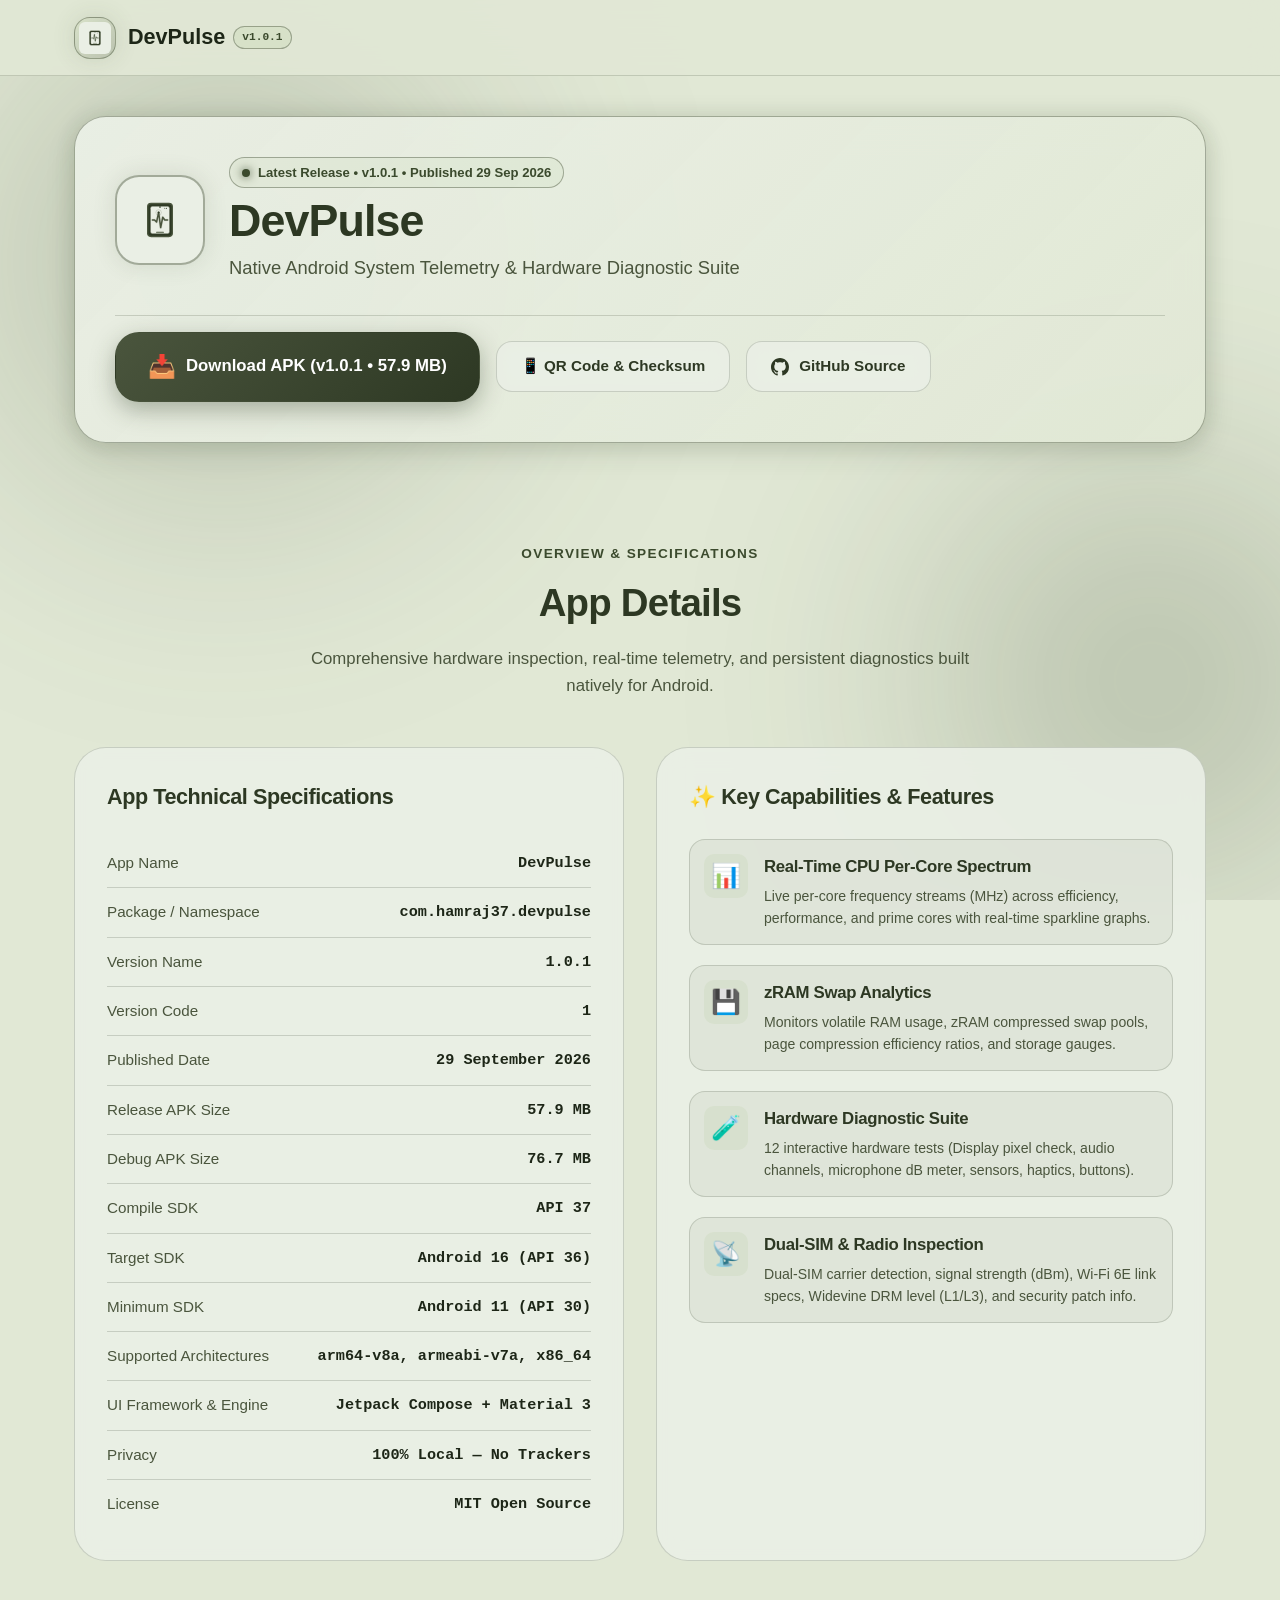
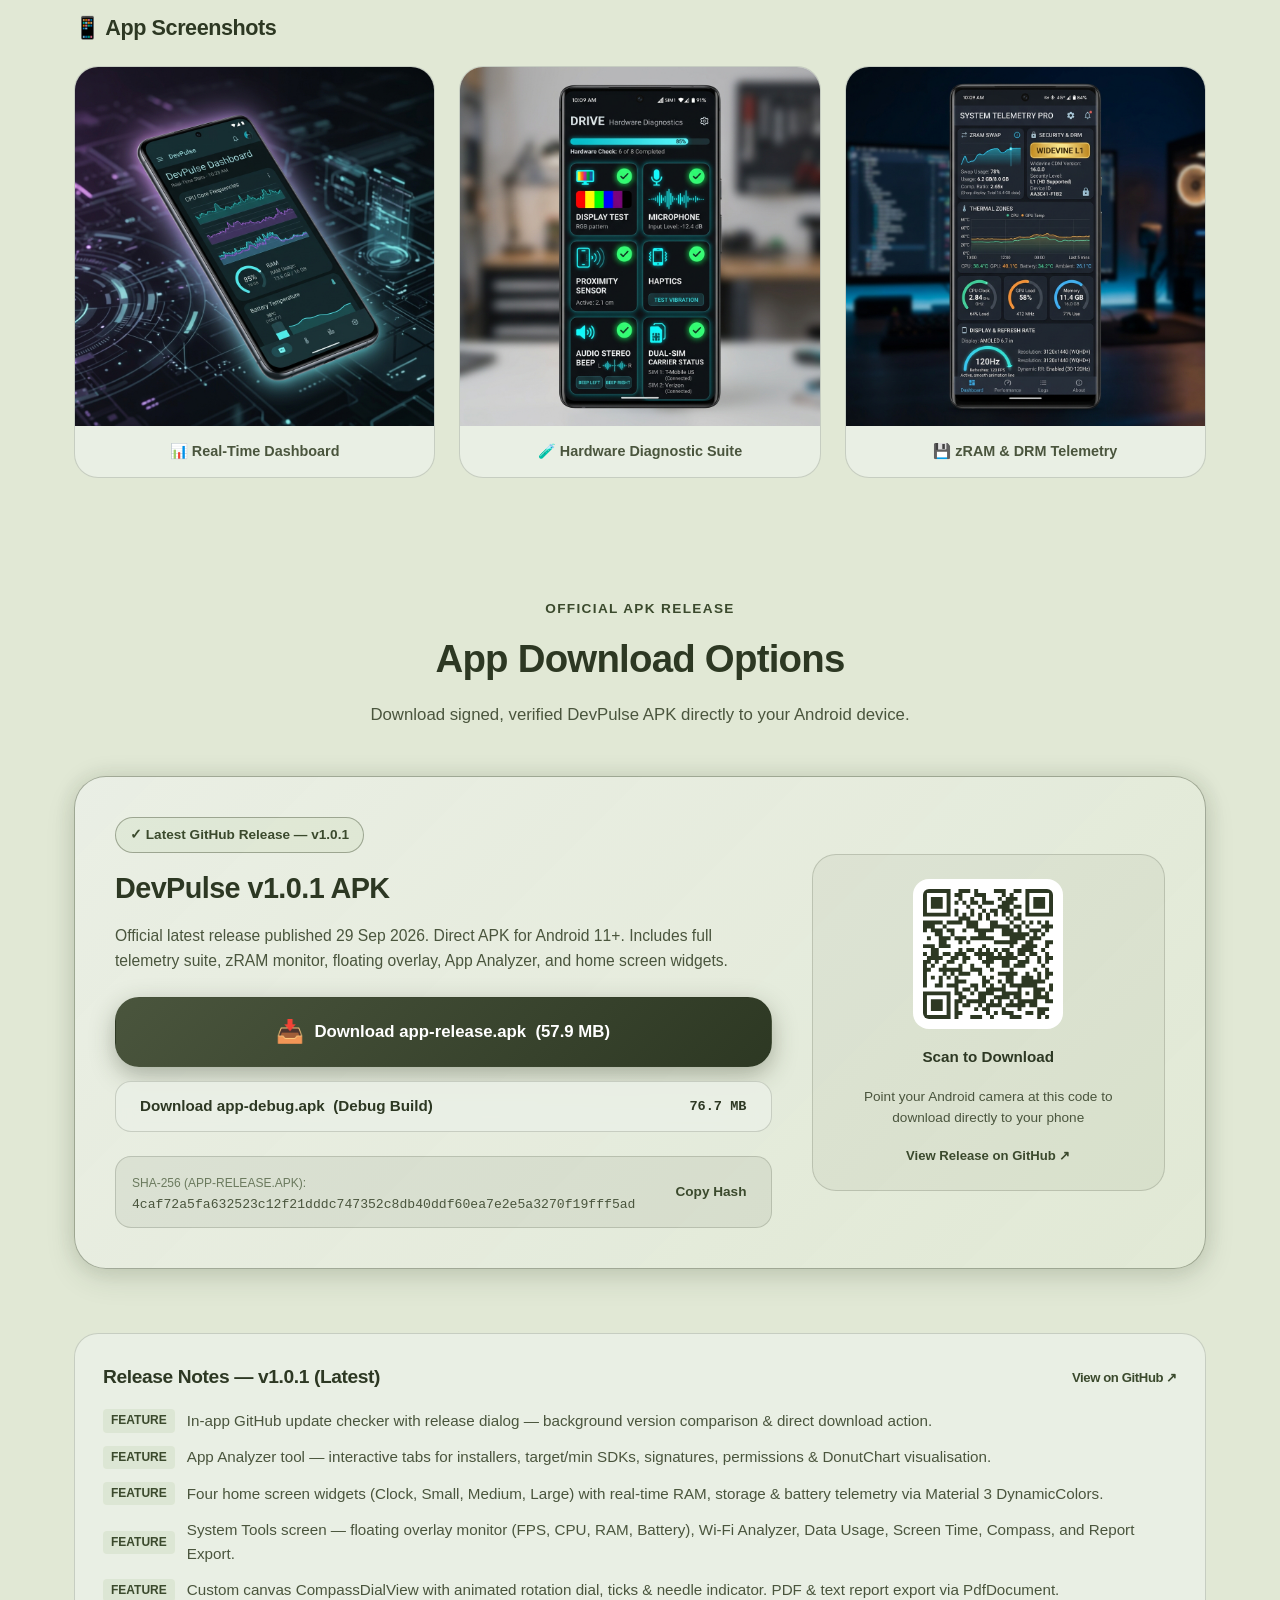
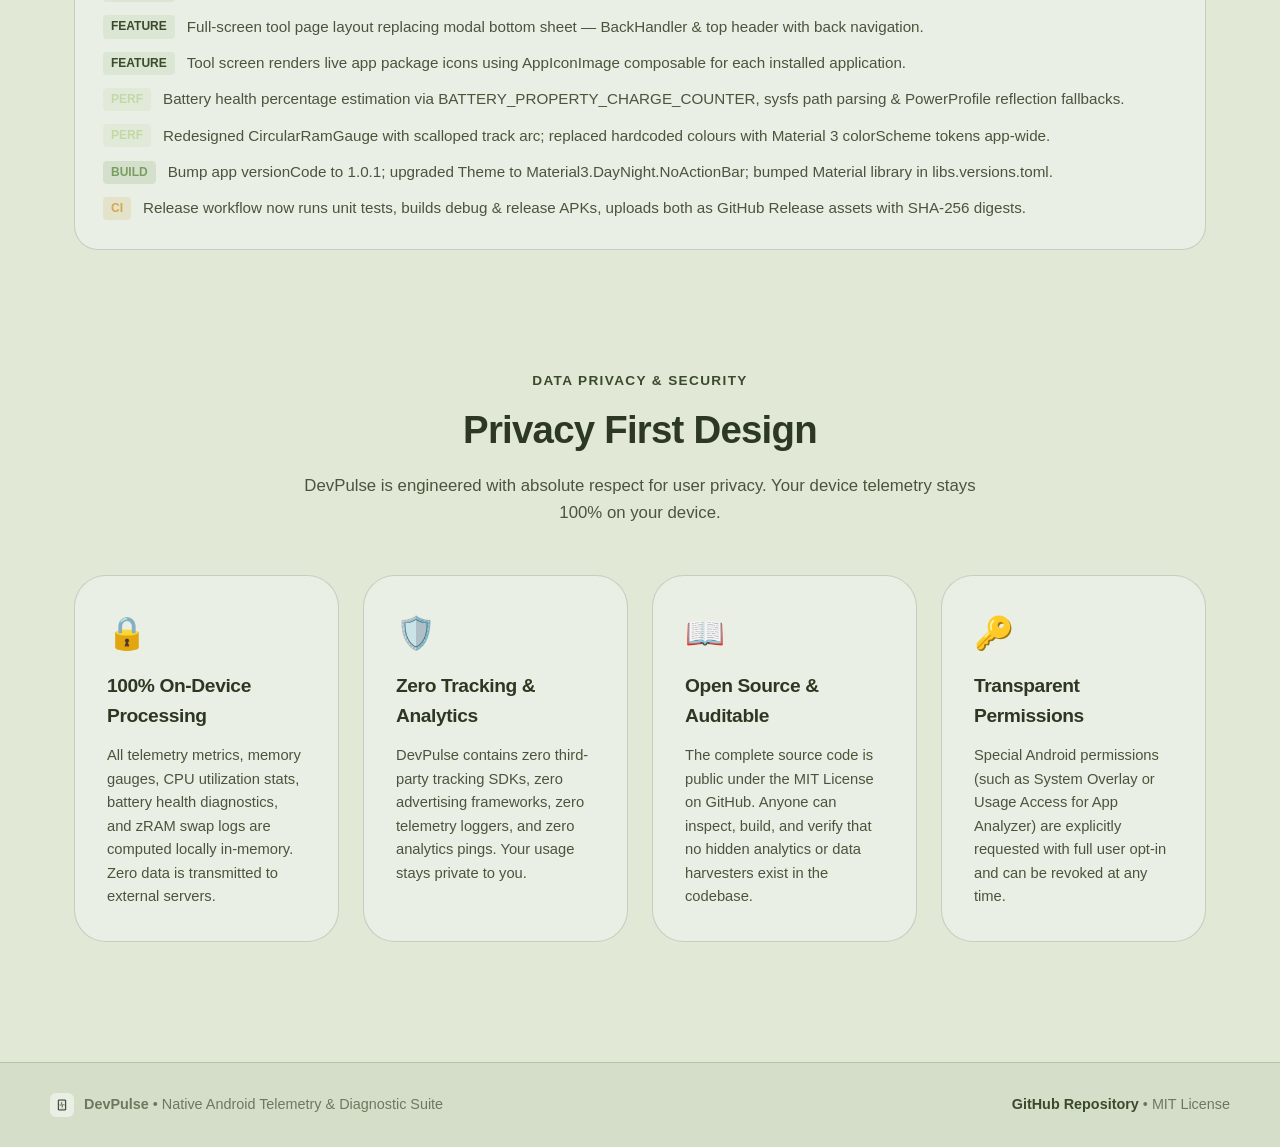
<file: web/index.html>
<!DOCTYPE html>
<html lang="en">
<head>
  <meta charset="UTF-8">
  <meta name="viewport" content="width=device-width, initial-scale=1.0">
  <title>DevPulse ⚡ | App Details & APK Download</title>
  <meta name="description" content="Official App Details and APK Download page for DevPulse - Native Android system telemetry, zRAM swap monitoring, and hardware diagnostic suite.">
  <meta name="theme-color" content="#070913">
  
  <!-- OpenGraph Metadata -->
  <meta property="og:title" content="DevPulse ⚡ - App Details & Download">
  <meta property="og:description" content="Download DevPulse APK v2.4.0. High performance Android hardware telemetry and diagnostic suite built with Jetpack Compose.">
  <meta property="og:type" content="website">
  <meta property="og:image" content="assets/app_icon.png">

  <link rel="icon" type="image/png" href="assets/app_icon.png">
  <link rel="stylesheet" href="styles.css">
</head>
<body class="light-mode">

  <!-- Ambient Glow Background -->
  <div class="bg-ambient-layer" aria-hidden="true">
    <div class="blob blob-1"></div>
    <div class="blob blob-2"></div>
  </div>

  <!-- Header -->
  <header class="navbar" id="mainHeader">
    <div class="nav-container">
      <a href="#" class="brand-logo" id="navBrandLogo">
        <div class="brand-icon-wrapper">
          <img src="assets/ic_launcher_foreground.svg" alt="DevPulse Logo" class="brand-icon-img">
        </div>
        <span class="brand-name">DevPulse <span class="brand-badge">v1.0.1</span></span>
      </a>
    </div>
  </header>

  <main>
    <!-- Hero Header Card -->
    <section class="hero-section" id="hero">
      <div class="hero-card">
        <div class="hero-app-header">
          <img src="assets/ic_launcher_foreground.svg" alt="DevPulse App Icon" class="hero-app-icon">
          <div class="hero-app-info">
            <div class="release-pill">
              <span class="release-pulse"></span>
              <span class="release-text">Latest Release • v1.0.1 • Published 29 Sep 2026</span>
            </div>
            <h1 class="hero-app-title">DevPulse</h1>
            <p class="hero-app-tagline">Native Android System Telemetry & Hardware Diagnostic Suite</p>
          </div>
        </div>

        <div class="hero-download-bar">
          <a href="https://github.com/Hamraj37/DevPulse/releases/download/v1.0.1/app-release.apk" class="btn btn-primary btn-large" id="mainDownloadBtn" download="DevPulse-v1.0.1-release.apk">
            <span style="font-size:1.4rem;">📥</span> Download APK (v1.0.1 • 57.9 MB)
          </a>
          <a href="#app-download" class="btn btn-secondary" id="qrOptionBtn">
            <span>📱 QR Code & Checksum</span>
          </a>
          <a href="https://github.com/Hamraj37/DevPulse" target="_blank" rel="noopener" class="btn btn-secondary" id="githubLinkBtn">
            <svg width="18" height="18" viewBox="0 0 24 24" fill="currentColor"><path d="M12 0C5.37 0 0 5.37 0 12c0 5.31 3.435 9.795 8.205 11.385.6.105.825-.255.825-.57 0-.285-.015-1.23-.015-2.235-3.015.555-3.795-.735-4.035-1.41-.135-.345-.72-1.41-1.23-1.695-.42-.225-1.02-.78-.015-.795.945-.015 1.62.87 1.845 1.23 1.08 1.815 2.805 1.305 3.495.99.105-.78.42-1.305.765-1.605-2.67-.3-5.46-1.335-5.46-5.925 0-1.305.465-2.385 1.23-3.225-.12-.3-.54-1.53.12-3.18 0 0 1.005-.315 3.3 1.23.96-.27 1.98-.405 3-.405s2.04.135 3 .405c2.295-1.56 3.3-1.23 3.3-1.23.66 1.65.24 2.88.12 3.18.765.84 1.23 1.905 1.23 3.225 0 4.605-2.805 5.625-5.475 5.925.435.375.81 1.095.81 2.22 0 1.605-.015 2.895-.015 3.3 0 .315.225.69.825.57A12.02 12.02 0 0024 12c0-6.63-5.37-12-12-12z"/></svg>
            <span>GitHub Source</span>
          </a>
        </div>
      </div>
    </section>

    <!-- SECTION 1: APP DETAILS -->
    <section class="section" id="app-details">
      <div class="section-header">
        <span class="section-tag">OVERVIEW & SPECIFICATIONS</span>
        <h2 class="section-title">App Details</h2>
        <p class="section-subtitle">Comprehensive hardware inspection, real-time telemetry, and persistent diagnostics built natively for Android.</p>
      </div>

      <!-- Details Summary & Spec Grid -->
      <div class="details-grid">
        <!-- Technical Specifications Table -->
        <div class="specs-table-card">
          <h3 class="card-title">App Technical Specifications</h3>
          
          <div class="spec-row">
            <span class="spec-key">App Name</span>
            <span class="spec-val">DevPulse</span>
          </div>
          <div class="spec-row">
            <span class="spec-key">Package / Namespace</span>
            <span class="spec-val">com.hamraj37.devpulse</span>
          </div>
          <div class="spec-row">
            <span class="spec-key">Version Name</span>
            <span class="spec-val">1.0.1</span>
          </div>
          <div class="spec-row">
            <span class="spec-key">Version Code</span>
            <span class="spec-val">1</span>
          </div>
          <div class="spec-row">
            <span class="spec-key">Published Date</span>
            <span class="spec-val">29 September 2026</span>
          </div>
          <div class="spec-row">
            <span class="spec-key">Release APK Size</span>
            <span class="spec-val">57.9 MB</span>
          </div>
          <div class="spec-row">
            <span class="spec-key">Debug APK Size</span>
            <span class="spec-val">76.7 MB</span>
          </div>
          <div class="spec-row">
            <span class="spec-key">Compile SDK</span>
            <span class="spec-val">API 37</span>
          </div>
          <div class="spec-row">
            <span class="spec-key">Target SDK</span>
            <span class="spec-val">Android 16 (API 36)</span>
          </div>
          <div class="spec-row">
            <span class="spec-key">Minimum SDK</span>
            <span class="spec-val">Android 11 (API 30)</span>
          </div>
          <div class="spec-row">
            <span class="spec-key">Supported Architectures</span>
            <span class="spec-val">arm64-v8a, armeabi-v7a, x86_64</span>
          </div>
          <div class="spec-row">
            <span class="spec-key">UI Framework & Engine</span>
            <span class="spec-val">Jetpack Compose + Material 3</span>
          </div>
          <div class="spec-row">
            <span class="spec-key">Privacy</span>
            <span class="spec-val">100% Local &mdash; No Trackers</span>
          </div>
          <div class="spec-row">
            <span class="spec-key">License</span>
            <span class="spec-val">MIT Open Source</span>
          </div>
        </div>

        <!-- Key Feature Highlights -->
        <div class="features-summary-card">
          <h3 class="card-title">✨ Key Capabilities & Features</h3>
          <div class="feature-item-list">
            <div class="feat-box">
              <div class="feat-icon">📊</div>
              <div>
                <h4>Real-Time CPU Per-Core Spectrum</h4>
                <p>Live per-core frequency streams (MHz) across efficiency, performance, and prime cores with real-time sparkline graphs.</p>
              </div>
            </div>

            <div class="feat-box">
              <div class="feat-icon">💾</div>
              <div>
                <h4>zRAM Swap Analytics</h4>
                <p>Monitors volatile RAM usage, zRAM compressed swap pools, page compression efficiency ratios, and storage gauges.</p>
              </div>
            </div>

            <div class="feat-box">
              <div class="feat-icon">🧪</div>
              <div>
                <h4>Hardware Diagnostic Suite</h4>
                <p>12 interactive hardware tests (Display pixel check, audio channels, microphone dB meter, sensors, haptics, buttons).</p>
              </div>
            </div>

            <div class="feat-box">
              <div class="feat-icon">📡</div>
              <div>
                <h4>Dual-SIM & Radio Inspection</h4>
                <p>Dual-SIM carrier detection, signal strength (dBm), Wi-Fi 6E link specs, Widevine DRM level (L1/L3), and security patch info.</p>
              </div>
            </div>
          </div>
        </div>
      </div>

      <!-- App Screenshots Gallery -->
      <div class="screenshots-container" id="screenshots" style="margin-top: 50px;">
        <h3 class="card-title" style="margin-bottom: 20px;">📱 App Screenshots</h3>
        <div class="screenshots-grid">
          <div class="shot-card">
            <img src="assets/hero_mockup.png" alt="DevPulse Real-Time Telemetry Dashboard" class="shot-img">
            <div class="shot-caption">📊 Real-Time Dashboard</div>
          </div>

          <div class="shot-card">
            <img src="assets/diagnostic_mockup.png" alt="Hardware Diagnostic Suite Screen" class="shot-img">
            <div class="shot-caption">🧪 Hardware Diagnostic Suite</div>
          </div>

          <div class="shot-card">
            <img src="assets/telemetry_mockup.png" alt="zRAM Swap & Widevine DRM Telemetry" class="shot-img">
            <div class="shot-caption">💾 zRAM & DRM Telemetry</div>
          </div>
        </div>
      </div>
    </section>

    <!-- SECTION 2: APP DOWNLOAD OPTION -->
    <section class="section" id="app-download">
      <div class="section-header">
        <span class="section-tag">OFFICIAL APK RELEASE</span>
        <h2 class="section-title">App Download Options</h2>
        <p class="section-subtitle">Download signed, verified DevPulse APK directly to your Android device.</p>
      </div>

      <div class="download-container">
        <!-- Main Download Hub Card -->
        <div class="download-card">

          <!-- Left: Info + Download buttons (direct grid child) -->
          <div>
            <div class="download-badge-tag">&#10003; Latest GitHub Release &mdash; v1.0.1</div>

            <h3 style="font-size: 1.8rem; margin: 12px 0;">DevPulse v1.0.1 APK</h3>
            <p style="color: var(--text-muted); font-size: 0.98rem; margin-bottom: 24px;">
              Official latest release published 29 Sep 2026. Direct APK for Android 11+. Includes full telemetry suite, zRAM monitor, floating overlay, App Analyzer, and home screen widgets.
            </p>

            <div style="display:flex; flex-direction:column; gap:14px; margin-bottom:24px;">
              <!-- Release APK (Primary) -->
              <a href="https://github.com/Hamraj37/DevPulse/releases/download/v1.0.1/app-release.apk" class="btn btn-primary btn-large" id="downloadDirectBtn" download="DevPulse-v1.0.1-release.apk">
                <span style="font-size: 1.4rem;">&#128229;</span> Download app-release.apk &nbsp;(57.9 MB)
              </a>

              <!-- Debug APK (Secondary) -->
              <a href="https://github.com/Hamraj37/DevPulse/releases/download/v1.0.1/app-debug.apk" class="btn btn-secondary" style="justify-content:space-between;" download="DevPulse-v1.0.1-debug.apk">
                <span>Download app-debug.apk &nbsp;(Debug Build)</span>
                <span class="mono" style="font-size:0.85rem;">76.7 MB</span>
              </a>
            </div>

            <!-- SHA-256 Checksum -->
            <div class="checksum-box">
              <div>
                <span style="font-size: 0.75rem; color: var(--text-dim); text-transform: uppercase;">SHA-256 (app-release.apk):</span>
                <div class="checksum-text" id="hashVal">4caf72a5fa632523c12f21dddc747352c8db40ddf60ea7e2e5a3270f19fff5ad</div>
              </div>
              <button class="copy-btn" id="copyHashBtn">Copy Hash</button>
            </div>
          </div>

          <!-- Right: QR Code Box (direct grid child) -->
          <div class="qr-download-box">
            <img src="assets/qr_code.svg" alt="DevPulse v1.0.1 Release APK QR Code" class="qr-svg">
            <span style="font-size:0.95rem; font-weight:700; color:var(--text-main);">Scan to Download</span>
            <span class="qr-caption">Point your Android camera at this code to download directly to your phone</span>
            <a href="https://github.com/Hamraj37/DevPulse/releases/tag/v1.0.1" target="_blank" rel="noopener" style="font-size:0.82rem; color:var(--primary-green); text-decoration:none; font-weight:600;">View Release on GitHub &#8599;</a>
          </div>
        </div>

        <!-- Release Notes Section -->
        <div class="release-notes-box" style="margin-top: 32px;">
          <h3 style="font-size: 1.2rem; margin-bottom: 16px; display:flex; align-items:center; gap:8px;">
            <span>Release Notes &mdash; v1.0.1 (Latest)</span>
            <a href="https://github.com/Hamraj37/DevPulse/releases/tag/v1.0.1" target="_blank" rel="noopener" style="font-size:0.82rem; font-weight:600; color:var(--primary-green); text-decoration:none; margin-left:auto;">View on GitHub &#8599;</a>
          </h3>
          <ul class="changelog-list">
            <li>
              <span class="changelog-tag tag-feat">Feature</span>
              <span>In-app GitHub update checker with release dialog &mdash; background version comparison &amp; direct download action.</span>
            </li>
            <li>
              <span class="changelog-tag tag-feat">Feature</span>
              <span>App Analyzer tool &mdash; interactive tabs for installers, target/min SDKs, signatures, permissions &amp; DonutChart visualisation.</span>
            </li>
            <li>
              <span class="changelog-tag tag-feat">Feature</span>
              <span>Four home screen widgets (Clock, Small, Medium, Large) with real-time RAM, storage &amp; battery telemetry via Material 3 DynamicColors.</span>
            </li>
            <li>
              <span class="changelog-tag tag-feat">Feature</span>
              <span>System Tools screen &mdash; floating overlay monitor (FPS, CPU, RAM, Battery), Wi-Fi Analyzer, Data Usage, Screen Time, Compass, and Report Export.</span>
            </li>
            <li>
              <span class="changelog-tag tag-feat">Feature</span>
              <span>Custom canvas CompassDialView with animated rotation dial, ticks &amp; needle indicator. PDF &amp; text report export via PdfDocument.</span>
            </li>
            <li>
              <span class="changelog-tag tag-feat">Feature</span>
              <span>Full-screen tool page layout replacing modal bottom sheet &mdash; BackHandler &amp; top header with back navigation.</span>
            </li>
            <li>
              <span class="changelog-tag tag-feat">Feature</span>
              <span>Tool screen renders live app package icons using AppIconImage composable for each installed application.</span>
            </li>
            <li>
              <span class="changelog-tag tag-perf">Perf</span>
              <span>Battery health percentage estimation via BATTERY_PROPERTY_CHARGE_COUNTER, sysfs path parsing &amp; PowerProfile reflection fallbacks.</span>
            </li>
            <li>
              <span class="changelog-tag tag-perf">Perf</span>
              <span>Redesigned CircularRamGauge with scalloped track arc; replaced hardcoded colours with Material 3 colorScheme tokens app-wide.</span>
            </li>
            <li>
              <span class="changelog-tag tag-build">Build</span>
              <span>Bump app versionCode to 1.0.1; upgraded Theme to Material3.DayNight.NoActionBar; bumped Material library in libs.versions.toml.</span>
            </li>
            <li>
              <span class="changelog-tag tag-ci">CI</span>
              <span>Release workflow now runs unit tests, builds debug &amp; release APKs, uploads both as GitHub Release assets with SHA-256 digests.</span>
            </li>
          </ul>
        </div>
      </div>
    </section>

    <!-- SECTION 3: PRIVACY & DATA SECURITY -->
    <section class="section" id="privacy">
      <div class="section-header">
        <span class="section-tag">DATA PRIVACY &amp; SECURITY</span>
        <h2 class="section-title">Privacy First Design</h2>
        <p class="section-subtitle">DevPulse is engineered with absolute respect for user privacy. Your device telemetry stays 100% on your device.</p>
      </div>

      <div class="details-grid" style="grid-template-columns: repeat(auto-fit, minmax(260px, 1fr)); gap: 24px;">
        <div class="specs-table-card" style="display:flex; flex-direction:column; gap:12px;">
          <div style="font-size:2rem; color:var(--primary-green);">🔒</div>
          <h3 style="font-size:1.2rem; font-weight:700;">100% On-Device Processing</h3>
          <p style="font-size:0.92rem; color:var(--text-muted); line-height:1.6;">
            All telemetry metrics, memory gauges, CPU utilization stats, battery health diagnostics, and zRAM swap logs are computed locally in-memory. Zero data is transmitted to external servers.
          </p>
        </div>

        <div class="specs-table-card" style="display:flex; flex-direction:column; gap:12px;">
          <div style="font-size:2rem; color:var(--primary-green);">🛡️</div>
          <h3 style="font-size:1.2rem; font-weight:700;">Zero Tracking &amp; Analytics</h3>
          <p style="font-size:0.92rem; color:var(--text-muted); line-height:1.6;">
            DevPulse contains zero third-party tracking SDKs, zero advertising frameworks, zero telemetry loggers, and zero analytics pings. Your usage stays private to you.
          </p>
        </div>

        <div class="specs-table-card" style="display:flex; flex-direction:column; gap:12px;">
          <div style="font-size:2rem; color:var(--primary-green);">📖</div>
          <h3 style="font-size:1.2rem; font-weight:700;">Open Source &amp; Auditable</h3>
          <p style="font-size:0.92rem; color:var(--text-muted); line-height:1.6;">
            The complete source code is public under the MIT License on GitHub. Anyone can inspect, build, and verify that no hidden analytics or data harvesters exist in the codebase.
          </p>
        </div>

        <div class="specs-table-card" style="display:flex; flex-direction:column; gap:12px;">
          <div style="font-size:2rem; color:var(--primary-green);">🔑</div>
          <h3 style="font-size:1.2rem; font-weight:700;">Transparent Permissions</h3>
          <p style="font-size:0.92rem; color:var(--text-muted); line-height:1.6;">
            Special Android permissions (such as System Overlay or Usage Access for App Analyzer) are explicitly requested with full user opt-in and can be revoked at any time.
          </p>
        </div>
      </div>
    </section>
  </main>

  <!-- Footer -->
  <footer class="footer">
    <div class="footer-bottom">
      <div style="display:flex; align-items:center; gap:10px;">
        <img src="assets/ic_launcher_foreground.svg" alt="DevPulse Footer Logo" style="width:24px; height:24px; border-radius:6px; background:#EAEFE5;">
        <span><strong>DevPulse</strong> &bull; Native Android Telemetry &amp; Diagnostic Suite</span>
      </div>
      <div>
        <a href="https://github.com/Hamraj37/DevPulse" target="_blank" rel="noopener" style="color:var(--primary-green); text-decoration:none; font-weight:600;">GitHub Repository</a> &bull; MIT License
      </div>
    </div>
  </footer>

  <script src="app.js"></script>
</body>
</html>
</file>
<file: web/styles.css>
/* ==========================================================================
   Monet Palette — sourced directly from:
     ic_launcher_background.xml  →  #E1E8D5  (Monet bg container)
     ic_launcher_foreground.xml  →  #EAEFE5  (Monet surface / display panel)
                                 →  #2D3823  (Monet primary dark olive)
                                 →  #4A553D  (Monet primary variant olive)
   ========================================================================== */
:root {
  /* ── Backgrounds (dark mode) ──────────────────────────────────────────── */
  --bg-dark:            #0c1109;               /* darkened from #2D3823     */
  --bg-card:            rgba(26, 34, 16, 0.8); /* dark olive glass card     */
  --bg-card-hover:      rgba(36, 46, 24, 0.9); /* hover dark olive          */

  /* ── Monet Core Tokens (exact from XML) ────────────────────────────────── */
  --monet-primary:      #4A553D;               /* olive primary variant     */
  --monet-primary-dark: #2D3823;               /* dark olive body frame     */
  --monet-surface:      #EAEFE5;               /* display panel / surface   */
  --monet-container:    #E1E8D5;               /* bg container              */

  /* ── Web-amplified Monet accents ────────────────────────────────────────── */
  --primary-green:      #a8c48a;               /* lightened olive for dark  */
  --primary-glow:       rgba(168, 196, 138, 0.35);
  --accent-sage:        #7a9e5f;               /* mid-tone sage             */
  --accent-moss:        #4A553D;               /* exact Monet variant       */
  --accent-olive:       #2D3823;               /* exact Monet primary       */
  --accent-mint:        #c4d8a6;               /* light Monet highlight     */
  --accent-amber:       #d4a851;               /* warm amber complement     */
  --accent-rose:        #c4695a;               /* terracotta complement     */

  /* ── Borders ────────────────────────────────────────────────────────────── */
  --border-light:       rgba(74, 85, 61, 0.25);  /* Monet variant @ 25%    */
  --border-primary:     rgba(168, 196, 138, 0.4);/* amplified olive border  */

  /* ── Typography ─────────────────────────────────────────────────────────── */
  --text-main:          #E1E8D5;               /* Monet container = on-dark */
  --text-muted:         #a8b89a;               /* muted sage tone           */
  --text-dim:           #6b7a5e;               /* dim olive                 */

  /* ── Fonts ───────────────────────────────────────────────────────────────── */
  --font-sans: 'Outfit', -apple-system, BlinkMacSystemFont, 'Segoe UI', Roboto, sans-serif;
  --font-mono: 'JetBrains Mono', monospace;

  /* ── Motion ─────────────────────────────────────────────────────────────── */
  --transition-fast:    0.2s cubic-bezier(0.4, 0, 0.2, 1);
  --transition-normal:  0.35s cubic-bezier(0.16, 1, 0.3, 1);

  /* ── Shadows / Glows ─────────────────────────────────────────────────────── */
  --glow-primary:       0 0 28px rgba(168, 196, 138, 0.28);
  --card-shadow:        0 16px 40px -10px rgba(0, 0, 0, 0.55);

  /* ── Layout ──────────────────────────────────────────────────────────────── */
  --max-width:          1180px;
  --header-height:      76px;
  --radius-sm:          8px;
  --radius-md:          16px;
  --radius-lg:          24px;
  --radius-xl:          32px;
}

/* ── Light mode — uses Monet surface & container directly ────────────────── */
body.light-mode {
  --bg-dark:          #E1E8D5;                    /* Monet bg container        */
  --bg-card:          rgba(234, 239, 229, 0.92);  /* Monet surface panel       */
  --bg-card-hover:    rgba(234, 239, 229, 0.98);
  --border-light:     rgba(45, 56, 35, 0.18);
  --border-primary:   rgba(74, 85, 61, 0.45);
  --text-main:        #2D3823;                    /* Monet primary dark olive  */
  --text-muted:       #4A553D;                    /* Monet variant olive       */
  --text-dim:         #6b7a5e;
  --monet-container:  #1d2617;                    /* dark contrast for spec vals */
  --card-shadow:      0 10px 30px rgba(45, 56, 35, 0.12);
  --primary-green:    #3b4a2d;
  --primary-glow:     rgba(74, 85, 61, 0.2);
  --glow-primary:     0 0 22px rgba(74, 85, 61, 0.15);
}

body.light-mode .navbar {
  background: rgba(225, 232, 213, 0.92);
}

body.light-mode .hero-card,
body.light-mode .download-card {
  background: linear-gradient(135deg, rgba(234, 239, 229, 0.96), rgba(225, 232, 213, 0.92));
}

body.light-mode .checksum-box {
  background: rgba(45, 56, 35, 0.07);
}

body.light-mode .qr-download-box {
  background: rgba(45, 56, 35, 0.05);
}

body.light-mode .feat-box {
  background: rgba(45, 56, 35, 0.05);
}

body.light-mode .footer {
  background: #d5dec8;
}

*, *::before, *::after {
  box-sizing: border-box;
  margin: 0;
  padding: 0;
}

html {
  scroll-behavior: smooth;
  font-size: 16px;
}

body {
  font-family: var(--font-sans);
  background-color: var(--bg-dark);
  color: var(--text-main);
  line-height: 1.6;
  overflow-x: hidden;
  position: relative;
  min-height: 100vh;
}

/* ── Google Fonts (Monet-era M3 typography) ───────────────────────── */
@import url('https://fonts.googleapis.com/css2?family=Outfit:wght@300;400;500;600;700;800&family=JetBrains+Mono:wght@400;500;700&display=swap');

/* Background Animated Gradient Blobs */
.bg-ambient-layer {
  position: fixed;
  top: 0;
  left: 0;
  width: 100vw;
  height: 100vh;
  z-index: -1;
  overflow: hidden;
  pointer-events: none;
}

.blob {
  position: absolute;
  border-radius: 50%;
  filter: blur(120px);
  opacity: 0.35;
  animation: floatBlob 18s infinite alternate ease-in-out;
}

.blob-1 {
  top: -10%;
  left: -10%;
  width: 55vw;
  height: 55vw;
  background: radial-gradient(circle, var(--accent-moss), transparent 70%);
}

.blob-2 {
  top: 40%;
  right: -15%;
  width: 50vw;
  height: 50vw;
  background: radial-gradient(circle, var(--primary-green), transparent 70%);
  animation-delay: -5s;
}

@keyframes floatBlob {
  0% { transform: translate(0, 0) scale(1); }
  50% { transform: translate(30px, 50px) scale(1.08); }
  100% { transform: translate(-30px, -30px) scale(0.95); }
}

/* Typography */
h1, h2, h3, h4 {
  font-weight: 700;
  letter-spacing: -0.02em;
  color: var(--text-main);
}

.mono {
  font-family: var(--font-mono);
}

/* Header Navbar */
.navbar {
  position: fixed;
  top: 0;
  left: 0;
  width: 100%;
  height: var(--header-height);
  z-index: 1000;
  background: rgba(12, 17, 9, 0.88);
  backdrop-filter: blur(16px);
  border-bottom: 1px solid var(--border-light);
  transition: var(--transition-normal);
}

.nav-container {
  max-width: var(--max-width);
  margin: 0 auto;
  height: 100%;
  display: flex;
  align-items: center;
  justify-content: space-between;
  padding: 0 24px;
}

.brand-logo {
  display: flex;
  align-items: center;
  gap: 12px;
  text-decoration: none;
}

.brand-icon-wrapper {
  width: 42px;
  height: 42px;
  border-radius: var(--radius-md);
  background: linear-gradient(135deg, rgba(168, 196, 138, 0.15), rgba(74, 85, 61, 0.25));
  border: 1px solid var(--border-primary);
  display: flex;
  align-items: center;
  justify-content: center;
  box-shadow: var(--glow-primary);
}

.brand-icon-img {
  width: 32px;
  height: 32px;
  object-fit: contain;
  background: #EAEFE5;
  border-radius: 6px;
}

.brand-name {
  font-size: 1.35rem;
  font-weight: 800;
  color: var(--monet-container);
  display: flex;
  align-items: center;
  gap: 8px;
}

.brand-badge {
  font-size: 0.7rem;
  padding: 2px 8px;
  border-radius: 20px;
  background: rgba(168, 196, 138, 0.15);
  color: var(--primary-green);
  border: 1px solid var(--border-primary);
  font-family: var(--font-mono);
  font-weight: 600;
}

.nav-links {
  display: flex;
  align-items: center;
  gap: 32px;
  list-style: none;
}

.nav-link {
  color: var(--text-muted);
  text-decoration: none;
  font-size: 0.95rem;
  font-weight: 600;
  transition: var(--transition-fast);
}

.nav-link:hover, .nav-link.active {
  color: var(--primary-green);
}

.nav-actions {
  display: flex;
  align-items: center;
  gap: 14px;
}

/* Buttons */
.btn {
  display: inline-flex;
  align-items: center;
  justify-content: center;
  gap: 10px;
  padding: 12px 24px;
  border-radius: var(--radius-md);
  font-family: var(--font-sans);
  font-size: 0.95rem;
  font-weight: 600;
  cursor: pointer;
  text-decoration: none;
  transition: var(--transition-normal);
  border: 1px solid transparent;
}

.btn-primary {
  background: linear-gradient(135deg, #4A553D 0%, #2D3823 100%);
  color: #FFFFFF !important;
  box-shadow: 0 8px 24px rgba(45, 56, 35, 0.35);
  font-weight: 700;
}

.btn-primary:hover {
  transform: translateY(-2px);
  box-shadow: 0 12px 32px rgba(45, 56, 35, 0.5);
  background: linear-gradient(135deg, #586648 0%, #354229 100%);
  color: #FFFFFF !important;
}

.btn-large {
  padding: 16px 32px;
  font-size: 1.05rem;
  font-weight: 700;
  border-radius: var(--radius-lg);
}

.btn-secondary {
  background: var(--bg-card);
  color: var(--text-main);
  border: 1px solid var(--border-light);
  backdrop-filter: blur(10px);
}

.btn-secondary:hover {
  background: var(--bg-card-hover);
  border-color: var(--border-primary);
  color: var(--text-main);
  transform: translateY(-2px);
}

.icon-btn {
  width: 42px;
  height: 42px;
  border-radius: var(--radius-md);
  background: var(--bg-card);
  border: 1px solid var(--border-light);
  color: var(--text-muted);
  display: flex;
  align-items: center;
  justify-content: center;
  cursor: pointer;
  transition: var(--transition-fast);
}

.icon-btn:hover {
  color: var(--primary-green);
  border-color: var(--border-primary);
}

/* Main Container & Hero Card */
.hero-section {
  padding-top: calc(var(--header-height) + 40px);
  padding-bottom: 40px;
  max-width: var(--max-width);
  margin: 0 auto;
  padding-left: 24px;
  padding-right: 24px;
}

.hero-card {
  background: linear-gradient(135deg, rgba(26, 34, 16, 0.92), rgba(36, 46, 24, 0.85));
  border: 1px solid var(--border-primary);
  border-radius: var(--radius-xl);
  padding: 40px;
  box-shadow: var(--card-shadow), var(--glow-primary);
  backdrop-filter: blur(16px);
  display: flex;
  flex-direction: column;
  gap: 32px;
}

.hero-app-header {
  display: flex;
  align-items: center;
  gap: 24px;
}

.hero-app-icon {
  width: 90px;
  height: 90px;
  border-radius: var(--radius-lg);
  border: 2px solid var(--border-primary);
  box-shadow: var(--glow-primary);
  object-fit: contain;
  background: var(--monet-surface);
  padding: 6px;
}

.hero-app-info {
  display: flex;
  flex-direction: column;
  gap: 8px;
}

.release-pill {
  display: inline-flex;
  align-items: center;
  gap: 8px;
  padding: 4px 12px;
  border-radius: 20px;
  background: rgba(168, 196, 138, 0.1);
  border: 1px solid var(--border-primary);
  width: fit-content;
}

.release-pulse {
  width: 8px;
  height: 8px;
  border-radius: 50%;
  background: var(--primary-green);
  box-shadow: 0 0 10px var(--primary-green);
  animation: monetPulse 1.8s infinite;
}

@keyframes monetPulse {
  0%   { transform: scale(0.95); box-shadow: 0 0 0 0 rgba(168, 196, 138, 0.7); }
  70%  { transform: scale(1);    box-shadow: 0 0 0 8px rgba(168, 196, 138, 0); }
  100% { transform: scale(0.95); box-shadow: 0 0 0 0 rgba(168, 196, 138, 0); }
}

.release-text {
  font-size: 0.82rem;
  font-weight: 600;
  color: var(--primary-green);
}

.hero-app-title {
  font-size: 2.8rem;
  line-height: 1.1;
}

.hero-app-tagline {
  font-size: 1.15rem;
  color: var(--text-muted);
}

.hero-download-bar {
  display: flex;
  align-items: center;
  gap: 16px;
  flex-wrap: wrap;
  padding-top: 16px;
  border-top: 1px solid var(--border-light);
}

/* Sections */
.section {
  padding: 60px 24px;
  max-width: var(--max-width);
  margin: 0 auto;
}

.section-header {
  text-align: center;
  max-width: 680px;
  margin: 0 auto 48px auto;
}

.section-tag {
  font-size: 0.85rem;
  font-weight: 700;
  color: var(--primary-green);
  text-transform: uppercase;
  letter-spacing: 0.1em;
  margin-bottom: 8px;
  display: block;
}

.section-title {
  font-size: 2.4rem;
  margin-bottom: 12px;
}

.section-subtitle {
  font-size: 1.05rem;
  color: var(--text-muted);
}

/* Details Grid & Spec Table */
.details-grid {
  display: grid;
  grid-template-columns: 1fr 1fr;
  gap: 32px;
}

.specs-table-card, .features-summary-card {
  background: var(--bg-card);
  border: 1px solid var(--border-light);
  border-radius: var(--radius-xl);
  padding: 32px;
  backdrop-filter: blur(12px);
}

.card-title {
  font-size: 1.35rem;
  margin-bottom: 24px;
}

.spec-row {
  display: flex;
  justify-content: space-between;
  align-items: center;
  padding: 12px 0;
  border-bottom: 1px solid var(--border-light);
}

.spec-row:last-child {
  border-bottom: none;
}

.spec-key {
  color: var(--text-muted);
  font-size: 0.95rem;
}

.spec-val {
  font-family: var(--font-mono);
  font-weight: 600;
  color: var(--monet-container);
  font-size: 0.95rem;
  text-align: right;
}

/* Feature Summary List */
.feature-item-list {
  display: flex;
  flex-direction: column;
  gap: 20px;
}

.feat-box {
  display: flex;
  align-items: flex-start;
  gap: 16px;
  padding: 14px;
  border-radius: var(--radius-md);
  background: rgba(255, 255, 255, 0.02);
  border: 1px solid var(--border-light);
  transition: var(--transition-fast);
}

.feat-box:hover {
  background: rgba(168, 196, 138, 0.07);
  border-color: var(--border-primary);
}

.feat-icon {
  font-size: 1.5rem;
  width: 44px;
  height: 44px;
  border-radius: 10px;
  background: rgba(168, 196, 138, 0.14);
  display: flex;
  align-items: center;
  justify-content: center;
  flex-shrink: 0;
}

.feat-box h4 {
  font-size: 1.05rem;
  margin-bottom: 4px;
}

.feat-box p {
  font-size: 0.88rem;
  color: var(--text-muted);
}

/* Screenshots Showcase */
.screenshots-grid {
  display: grid;
  grid-template-columns: repeat(auto-fit, minmax(280px, 1fr));
  gap: 24px;
}

.shot-card {
  background: var(--bg-card);
  border: 1px solid var(--border-light);
  border-radius: var(--radius-lg);
  overflow: hidden;
  transition: var(--transition-normal);
  cursor: pointer;
}

.shot-card:hover {
  transform: translateY(-6px);
  border-color: var(--border-primary);
  box-shadow: var(--card-shadow), var(--glow-primary);
}

.shot-img {
  width: 100%;
  height: auto;
  display: block;
}

.shot-caption {
  padding: 14px;
  text-align: center;
  font-weight: 600;
  font-size: 0.9rem;
  color: var(--text-muted);
}

/* Download Section Layout */
.download-container {
  display: flex;
  flex-direction: column;
  gap: 32px;
}

.download-card {
  background: linear-gradient(135deg, rgba(22, 30, 14, 0.96), rgba(36, 46, 24, 0.92));
  border: 1px solid var(--border-primary);
  border-radius: var(--radius-xl);
  padding: 40px;
  box-shadow: var(--card-shadow), var(--glow-primary);
  display: grid;
  grid-template-columns: 1.3fr 0.7fr;
  gap: 40px;
  align-items: center;
}

.download-badge-tag {
  display: inline-flex;
  align-items: center;
  padding: 6px 14px;
  border-radius: 20px;
  background: rgba(168, 196, 138, 0.15);
  color: var(--primary-green);
  border: 1px solid var(--border-primary);
  font-size: 0.85rem;
  font-weight: 700;
  width: fit-content;
}

.checksum-box {
  background: rgba(0, 0, 0, 0.3);
  border: 1px solid var(--border-light);
  border-radius: var(--radius-md);
  padding: 12px 16px;
  display: flex;
  align-items: center;
  justify-content: space-between;
  gap: 12px;
}

.checksum-text {
  font-family: var(--font-mono);
  font-size: 0.82rem;
  color: var(--text-muted);
  word-break: break-all;
}

.copy-btn {
  background: transparent;
  border: none;
  color: var(--primary-green);
  cursor: pointer;
  font-size: 0.85rem;
  font-weight: 600;
  padding: 4px 8px;
  border-radius: 4px;
}

.copy-btn:hover {
  background: rgba(168, 196, 138, 0.15);
}

.qr-download-box {
  background: rgba(255, 255, 255, 0.04);
  border: 1px solid var(--border-light);
  border-radius: var(--radius-lg);
  padding: 24px;
  display: flex;
  flex-direction: column;
  align-items: center;
  gap: 16px;
  text-align: center;
}

.qr-svg {
  width: 150px;
  height: 150px;
  background: #fff;
  padding: 10px;
  border-radius: var(--radius-md);
}

.qr-caption {
  font-size: 0.85rem;
  color: var(--text-muted);
}

/* Release Notes Box */
.release-notes-box {
  background: var(--bg-card);
  border: 1px solid var(--border-light);
  border-radius: var(--radius-lg);
  padding: 28px;
}

.changelog-list {
  list-style: none;
  display: flex;
  flex-direction: column;
  gap: 12px;
}

.changelog-list li {
  font-size: 0.95rem;
  color: var(--text-muted);
  display: flex;
  align-items: center;
  gap: 12px;
}

.changelog-tag {
  font-size: 0.75rem;
  font-weight: 700;
  padding: 2px 8px;
  border-radius: 4px;
  text-transform: uppercase;
}

.tag-feat  { background: rgba(168, 196, 138, 0.18); color: var(--primary-green); }
.tag-fix   { background: rgba(196, 105,  90, 0.18); color: var(--accent-rose); }
.tag-perf  { background: rgba(196, 216, 166, 0.18); color: var(--accent-mint); }
.tag-ci    { background: rgba(212, 168,  81, 0.18); color: var(--accent-amber); }
.tag-build { background: rgba(122, 158,  95, 0.18); color: var(--accent-sage); }

/* Footer */
.footer {
  background: #060a04;
  border-top: 1px solid var(--border-light);
  padding: 30px 24px;
  margin-top: 60px;
}

.footer-bottom {
  max-width: var(--max-width);
  margin: 0 auto;
  display: flex;
  justify-content: space-between;
  align-items: center;
  font-size: 0.9rem;
  color: var(--text-dim);
  flex-wrap: wrap;
  gap: 16px;
}

/* Responsive */
@media (max-width: 900px) {
  .details-grid, .download-card {
    grid-template-columns: 1fr;
  }
  
  .hero-app-header {
    flex-direction: column;
    text-align: center;
  }

  .hero-app-info {
    align-items: center;
  }

  .hero-download-bar {
    justify-content: center;
  }
}
</file>
